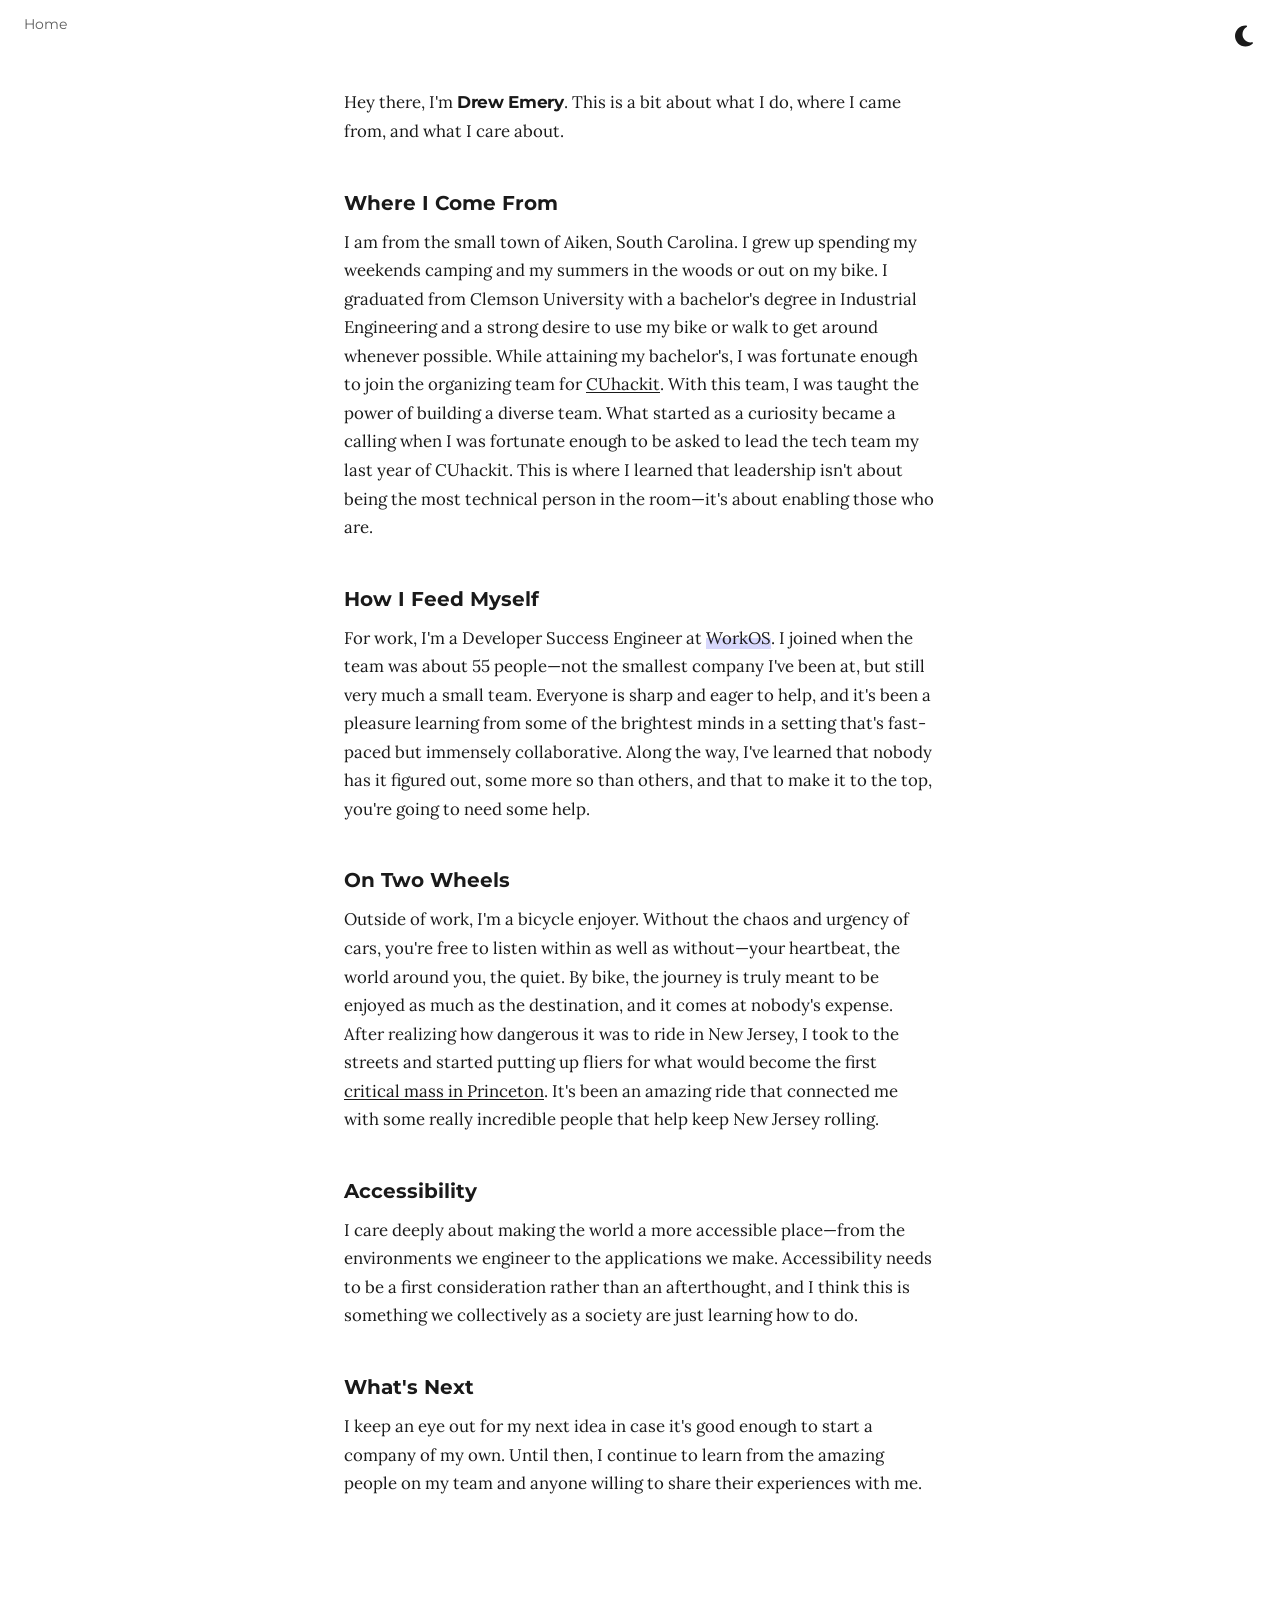
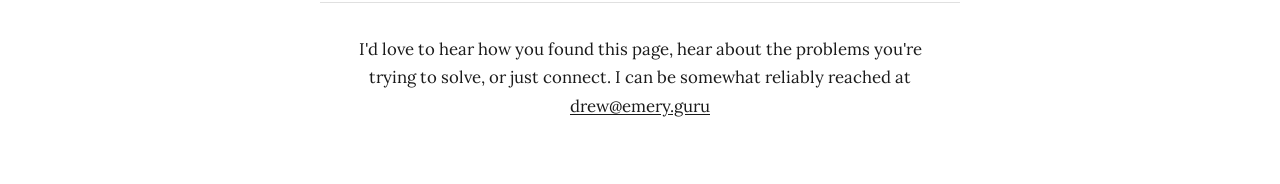
<file: index.html>
<!DOCTYPE html>
<html lang="en">
<head>
  <meta charset="UTF-8">
  <meta name="viewport" content="width=device-width, initial-scale=1.0">
  <title>Drew Emery</title>
  <meta name="description" content="Drew Emery—Developer Success Engineer, cyclist, and accessibility advocate.">
  <link rel="preconnect" href="https://fonts.googleapis.com">
  <link rel="preconnect" href="https://fonts.gstatic.com" crossorigin>
  <link rel="stylesheet" href="https://fonts.googleapis.com/css2?family=Montserrat:wght@700&family=Lora:ital,wght@0,400;0,500;1,400&display=swap">
  <link rel="stylesheet" href="styles.css">
  <script>
    (function() {
      var saved = localStorage.getItem('theme');
      if (saved === 'dark' || (!saved && window.matchMedia('(prefers-color-scheme: dark)').matches)) {
        document.documentElement.classList.add('dark');
      }
    })();
  </script>
</head>
<body>
  <a href="#main" class="skip-link">Skip to content</a>

  <nav class="site-nav">
    <a href="index.html">Home</a>
  </nav>

  <button class="theme-toggle" id="theme-toggle" aria-label="Switch to dark mode">
    <svg class="icon-moon" aria-hidden="true" xmlns="http://www.w3.org/2000/svg" viewBox="0 0 384 512" width="1em" height="1em" fill="currentColor"><path d="M223.5 32C100 32 0 132.3 0 256S100 480 223.5 480c60.6 0 115.5-24.2 155.8-63.4c5-4.9 6.3-12.5 3.1-18.7s-10.1-9.7-17-8.5c-9.8 1.7-19.8 2.6-30.1 2.6c-96.9 0-175.5-78.8-175.5-176c0-65.8 36-123.1 89.3-153.3c6.1-3.5 9.2-10.5 7.7-17.3s-7.3-11.9-14.3-12.5c-6.3-.5-12.6-.8-19-.8z"/></svg>
    <svg class="icon-sun" aria-hidden="true" xmlns="http://www.w3.org/2000/svg" viewBox="0 0 512 512" width="1em" height="1em" fill="currentColor"><path d="M361.5 1.2c5 2.1 8.6 6.6 9.6 11.9L391 121l107.9 19.8c5.3 1 9.8 4.6 11.9 9.6s1.5 10.7-1.6 15.2L446.9 256l62.3 90.3c3.1 4.5 3.7 10.2 1.6 15.2s-6.6 8.6-11.9 9.6L391 390.9l-19.9 107.9c-1 5.3-4.6 9.8-9.6 11.9s-10.7 1.5-15.2-1.6L256 446.9l-90.3 62.3c-4.5 3.1-10.2 3.7-15.2 1.6s-8.6-6.6-9.6-11.9L121 391 13.1 371.1c-5.3-1-9.8-4.6-11.9-9.6s-1.5-10.7 1.6-15.2L65.1 256 2.8 165.7c-3.1-4.5-3.7-10.2-1.6-15.2s6.6-8.6 11.9-9.6L121 121 140.9 13.1c1-5.3 4.6-9.8 9.6-11.9s10.7-1.5 15.2 1.6L256 65.1 346.3 2.8c4.5-3.1 10.2-3.7 15.2-1.6zM160 256a96 96 0 1 1 192 0 96 96 0 1 1 -192 0zm224 0a128 128 0 1 0 -256 0 128 128 0 1 0 256 0z"/></svg>
  </button>

  <section class="hero-scroll" id="hero-scroll">
    <div class="hero-sticky">
      <h1 class="hero-title" id="hero-title">Drew Emery</h1>
    </div>
  </section>

  <main id="main">
    <section class="intro">
      <p class="intro-lead" id="intro-lead">
        <span class="intro-prefix" id="intro-prefix">Hey there, I'm </span><span class="name-slot" id="name-slot" aria-hidden="true">Drew Emery</span><span class="intro-suffix" id="intro-suffix">. This is a bit about what I do, where I came from, and what I care about.</span>
      </p>
    </section>

    <section>
      <h2>Where I Come From</h2>
      <p>I am from the small town of Aiken, South Carolina. I grew up spending my weekends camping and my summers in the woods or out on my bike. I graduated from Clemson University with a bachelor's degree in Industrial Engineering and a strong desire to use my bike or walk to get around whenever possible. While attaining my bachelor's, I was fortunate enough to join the organizing team for <a href="https://cuhack.it">CUhackit</a>. With this team, I was taught the power of building a diverse team. What started as a curiosity became a calling when I was fortunate enough to be asked to lead the tech team my last year of CUhackit. This is where I learned that leadership isn't about being the most technical person in the room&mdash;it's about enabling those who are.</p>
    </section>

    <section>
      <h2>How I Feed Myself</h2>
      <p>For work, I'm a Developer Success Engineer at <a href="https://workos.com" class="highlight-workos">WorkOS</a>. I joined when the team was about 55 people&mdash;not the smallest company I've been at, but still very much a small team. Everyone is sharp and eager to help, and it's been a pleasure learning from some of the brightest minds in a setting that's fast-paced but immensely collaborative. Along the way, I've learned that nobody has it figured out, some more so than others, and that to make it to the top, you're going to need some help.</p>
    </section>

    <section>
      <h2>On Two Wheels</h2>
      <p>Outside of work, I'm a bicycle enjoyer. Without the chaos and urgency of cars, you're free to listen within as well as without&mdash;your heartbeat, the world around you, the quiet. By bike, the journey is truly meant to be enjoyed as much as the destination, and it comes at nobody's expense. After realizing how dangerous it was to ride in New Jersey, I took to the streets and started putting up fliers for what would become the first <a href="https://cmp.bike">critical mass in Princeton</a>. It's been an amazing ride that connected me with some really incredible people that help keep New Jersey rolling.</p>
    </section>

    <section>
      <h2>Accessibility</h2>
      <p>I care deeply about making the world a more accessible place&mdash;from the environments we engineer to the applications we make. Accessibility needs to be a first consideration rather than an afterthought, and I think this is something we collectively as a society are just learning how to do.</p>
    </section>

    <section>
      <h2>What's Next</h2>
      <p>I keep an eye out for my next idea in case it's good enough to start a company of my own. Until then, I continue to learn from the amazing people on my team and anyone willing to share their experiences with me.</p>
    </section>
  </main>

  <footer>
    <p>I'd love to hear how you found this page, hear about the problems you're trying to solve, or just connect. I can be somewhat reliably reached at <a id="contact" href="#">Loading...</a></p>
  </footer>

  <script>
    const toggle = document.getElementById('theme-toggle');

    function updateToggle() {
      const isDark = document.documentElement.classList.contains('dark');
      toggle.setAttribute('aria-label', isDark ? 'Switch to light mode' : 'Switch to dark mode');
    }

    updateToggle();

    toggle.addEventListener('click', () => {
      document.documentElement.classList.toggle('dark');
      const isDark = document.documentElement.classList.contains('dark');
      localStorage.setItem('theme', isDark ? 'dark' : 'light');
      updateToggle();
    });

    (function() {
      var c = document.getElementById('contact');
      var u = 'drew';
      var d = 'emery.guru';
      c.href = 'mail' + 'to:' + u + '@' + d;
      c.textContent = u + '@' + d;
    })();

    (function() {
      var heroScroll = document.getElementById('hero-scroll');
      var heroTitle = document.getElementById('hero-title');
      var nameSlot = document.getElementById('name-slot');
      var introPrefix = document.getElementById('intro-prefix');
      var introSuffix = document.getElementById('intro-suffix');
      var reducedMotion = window.matchMedia('(prefers-reduced-motion: reduce)').matches;

      if (!heroScroll || !heroTitle || !nameSlot) return;

      var settled = false;
      var startCache = null;
      var endCache = null;
      var cachedScrollEnd = null;
      var ticking = false;

      function lerp(a, b, t) {
        return a + (b - a) * t;
      }

      function viewportHeight() {
        return window.visualViewport ? window.visualViewport.height : window.innerHeight;
      }

      function pageScrollY() {
        return window.scrollY;
      }

      function pageScrollX() {
        return window.scrollX;
      }

      function clearHeroStyles() {
        heroTitle.style.position = '';
        heroTitle.style.left = '';
        heroTitle.style.top = '';
        heroTitle.style.fontSize = '';
        heroTitle.style.lineHeight = '';
        heroTitle.style.zIndex = '';
        heroTitle.style.margin = '';
        heroTitle.style.whiteSpace = '';
        heroTitle.style.transform = '';
        heroTitle.style.transformOrigin = '';
        delete heroTitle.dataset.fixed;
      }

      function cacheStart() {
        clearHeroStyles();
        var rect = heroTitle.getBoundingClientRect();
        var endFontSize = parseFloat(getComputedStyle(nameSlot).fontSize);
        var startFontSize = parseFloat(getComputedStyle(heroTitle).fontSize);
        startCache = {
          left: rect.left,
          top: rect.top,
          bottom: rect.bottom,
          fontSize: startFontSize,
          scale: startFontSize / endFontSize,
          endFontSize: endFontSize
        };
      }

      function pinHeroAtStart() {
        if (!startCache) cacheStart();
        if (heroTitle.dataset.fixed) return;

        heroTitle.dataset.fixed = '1';
        heroTitle.style.position = 'fixed';
        heroTitle.style.zIndex = '5';
        heroTitle.style.margin = '0';
        heroTitle.style.whiteSpace = 'nowrap';
        heroTitle.style.lineHeight = getComputedStyle(nameSlot).lineHeight;
        heroTitle.style.fontSize = startCache.endFontSize + 'px';
        heroTitle.style.left = startCache.left + 'px';
        heroTitle.style.transform = 'scale(' + startCache.scale + ')';
        heroTitle.style.transformOrigin = 'left bottom';
        heroTitle.style.top = (startCache.bottom - heroTitle.offsetHeight) + 'px';
      }

      function cacheStartDoc() {
        if (!startCache) return;
        var pinnedTop = parseFloat(heroTitle.style.top);
        startCache.docLeft = startCache.left + pageScrollX();
        startCache.docTop = pinnedTop + pageScrollY();
      }

      function cacheEnd() {
        var html = document.documentElement;
        var savedY = window.scrollY;
        html.style.overflow = 'hidden';
        window.scrollTo(0, scrollEnd());
        document.documentElement.style.setProperty('--hero-progress', '1');
        introPrefix.style.opacity = '1';
        introSuffix.style.opacity = '1';

        heroTitle.style.fontSize = startCache.endFontSize + 'px';
        heroTitle.style.lineHeight = getComputedStyle(nameSlot).lineHeight;
        var lineBottom = introPrefix.getBoundingClientRect().bottom;
        var pinnedTop = lineBottom - heroTitle.offsetHeight;

        endCache = {
          docLeft: nameSlot.getBoundingClientRect().left + pageScrollX(),
          docTop: pinnedTop + pageScrollY()
        };

        window.scrollTo(0, savedY);
        document.documentElement.style.setProperty('--hero-progress', '0');
        introPrefix.style.opacity = '';
        introSuffix.style.opacity = '';
        html.style.overflow = '';
      }

      function scrollEnd() {
        if (cachedScrollEnd === null) {
          cachedScrollEnd = Math.max(heroScroll.offsetHeight - viewportHeight(), 1);
        }
        return cachedScrollEnd;
      }

      function progress() {
        return Math.min(Math.max(pageScrollY() / scrollEnd(), 0), 1);
      }

      function recacheMetrics() {
        if (settled) return;
        cachedScrollEnd = null;
        startCache = null;
        endCache = null;
        clearHeroStyles();
        cacheStart();
        pinHeroAtStart();
        cacheStartDoc();
        cacheEnd();
      }

      function clampScrollToEnd() {
        var end = scrollEnd();
        if (pageScrollY() > end) {
          window.scrollTo(0, end);
        }
      }

      function pinIntroLine(anchorTop) {
        function fix() {
          var drift = introPrefix.getBoundingClientRect().top - anchorTop;
          if (Math.abs(drift) > 0.5) {
            window.scrollTo(0, window.scrollY + drift);
          }
        }

        fix();
        requestAnimationFrame(function() {
          fix();
          requestAnimationFrame(fix);
        });
      }

      function compensateScroll(scrollBefore, anchorTop, mainMarginTop) {
        window.scrollTo(0, Math.max(0, scrollBefore + mainMarginTop));
        pinIntroLine(anchorTop);
      }

      function settle() {
        if (settled) return;
        settled = true;
        clampScrollToEnd();

        var scrollBefore = window.scrollY;
        var anchorTop = introPrefix.getBoundingClientRect().top;
        var mainMarginTop = parseFloat(getComputedStyle(heroScroll.nextElementSibling).marginTop) || 0;
        var html = document.documentElement;
        var prevOverflow = html.style.overflow;

        document.documentElement.style.setProperty('--hero-progress', '1');
        introPrefix.style.opacity = '';
        introSuffix.style.opacity = '';
        introPrefix.removeAttribute('aria-hidden');
        introSuffix.removeAttribute('aria-hidden');

        if (heroTitle.dataset.fixed) {
          var slotRect = nameSlot.getBoundingClientRect();
          heroTitle.style.left = slotRect.left + 'px';
          heroTitle.style.top = slotRect.top + 'px';
          heroTitle.style.transform = 'scale(1)';
        }

        heroTitle.classList.add('hero-title--settled');
        nameSlot.replaceWith(heroTitle);

        html.style.overflow = 'hidden';
        heroScroll.classList.add('hero-scroll--settled');
        heroScroll.setAttribute('aria-hidden', 'true');
        document.body.classList.add('hero-settled');
        compensateScroll(scrollBefore, anchorTop, mainMarginTop);
        clearHeroStyles();
        pinIntroLine(anchorTop);
        html.style.overflow = prevOverflow;
      }

      function update() {
        ticking = false;
        if (settled) return;

        var t = progress();

        document.documentElement.style.setProperty('--hero-progress', String(t));
        introPrefix.style.opacity = t;
        introSuffix.style.opacity = t >= 0.75 ? Math.min(1, (t - 0.75) / 0.25) : 0;

        if (t >= 1) {
          settle();
          return;
        }

        if (!startCache || !endCache) return;
        pinHeroAtStart();

        var docLeft = lerp(startCache.docLeft, endCache.docLeft, t);
        var docTop = lerp(startCache.docTop, endCache.docTop, t);
        var scale = lerp(startCache.scale, 1, t);

        heroTitle.style.fontSize = startCache.endFontSize + 'px';
        heroTitle.style.lineHeight = getComputedStyle(nameSlot).lineHeight;
        heroTitle.style.left = (docLeft - pageScrollX()) + 'px';
        heroTitle.style.top = (docTop - pageScrollY()) + 'px';
        heroTitle.style.transform = 'scale(' + scale + ')';
        heroTitle.style.transformOrigin = 'left bottom';
      }

      function requestUpdate() {
        if (!ticking) {
          ticking = true;
          requestAnimationFrame(update);
        }
      }

      if (reducedMotion) {
        settle();
        return;
      }

      cacheStart();
      pinHeroAtStart();
      cacheStartDoc();
      cacheEnd();
      introPrefix.setAttribute('aria-hidden', 'true');
      introSuffix.setAttribute('aria-hidden', 'true');
      update();

      window.addEventListener('scroll', requestUpdate, { passive: true });
      window.addEventListener('resize', function() {
        if (settled) return;
        recacheMetrics();
        requestUpdate();
      });

      if (window.visualViewport) {
        window.visualViewport.addEventListener('resize', function() {
          if (settled) return;
          if (window.scrollY < 10) {
            recacheMetrics();
            requestUpdate();
          }
        });
        window.visualViewport.addEventListener('scroll', requestUpdate);
      }
    })();
  </script>
</body>
</html>
</file>
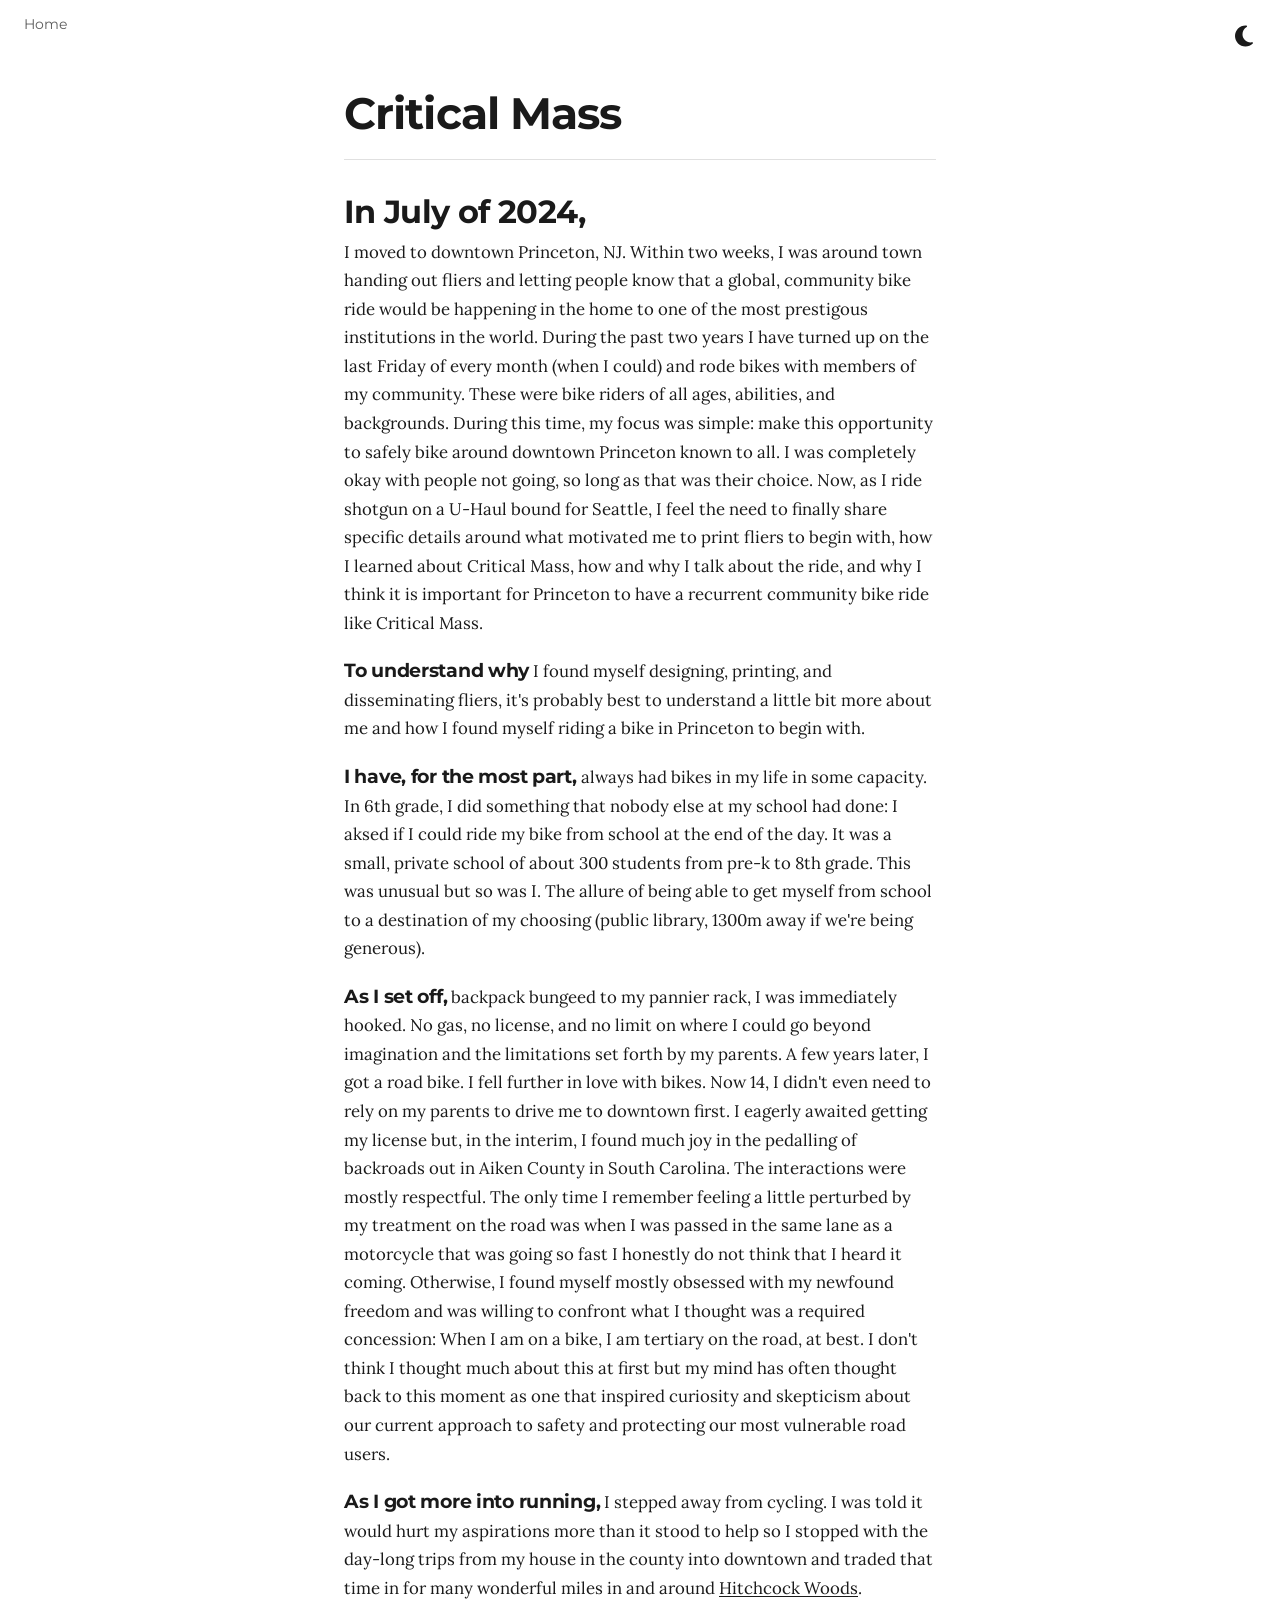
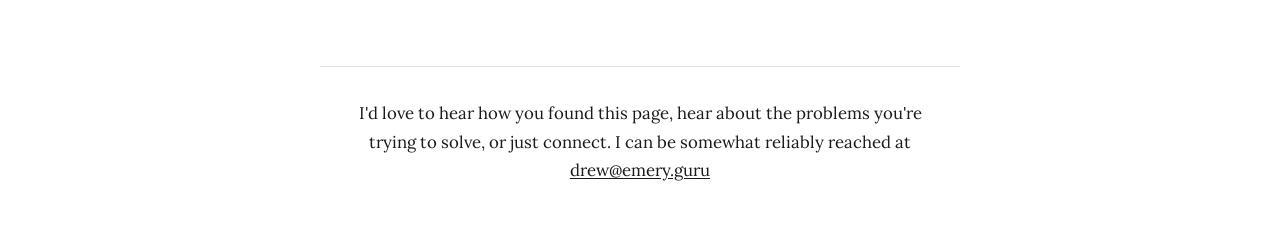
<file: criticalmass/index.html>
<!DOCTYPE html>
<html lang="en">
<head>
  <meta charset="UTF-8">
  <meta name="viewport" content="width=device-width, initial-scale=1.0">
  <title>Critical Mass—Drew Emery</title>
  <meta name="description" content="How Drew Emery brought Critical Mass to Princeton, NJ—and why a recurrent community bike ride matters.">
  <link rel="preconnect" href="https://fonts.googleapis.com">
  <link rel="preconnect" href="https://fonts.gstatic.com" crossorigin>
  <link rel="stylesheet" href="https://fonts.googleapis.com/css2?family=Montserrat:wght@700&family=Lora:ital,wght@0,400;0,500;1,400&display=swap">
  <link rel="stylesheet" href="../styles.css">
  <script>
    (function() {
      var saved = localStorage.getItem('theme');
      if (saved === 'dark' || (!saved && window.matchMedia('(prefers-color-scheme: dark)').matches)) {
        document.documentElement.classList.add('dark');
      }
    })();
  </script>
</head>
<body>
  <a href="#main" class="skip-link">Skip to content</a>

  <nav class="site-nav">
    <a href="../index.html">Home</a>
  </nav>

  <button class="theme-toggle" id="theme-toggle" aria-label="Switch to dark mode">
    <svg class="icon-moon" aria-hidden="true" xmlns="http://www.w3.org/2000/svg" viewBox="0 0 384 512" width="1em" height="1em" fill="currentColor"><path d="M223.5 32C100 32 0 132.3 0 256S100 480 223.5 480c60.6 0 115.5-24.2 155.8-63.4c5-4.9 6.3-12.5 3.1-18.7s-10.1-9.7-17-8.5c-9.8 1.7-19.8 2.6-30.1 2.6c-96.9 0-175.5-78.8-175.5-176c0-65.8 36-123.1 89.3-153.3c6.1-3.5 9.2-10.5 7.7-17.3s-7.3-11.9-14.3-12.5c-6.3-.5-12.6-.8-19-.8z"/></svg>
    <svg class="icon-sun" aria-hidden="true" xmlns="http://www.w3.org/2000/svg" viewBox="0 0 512 512" width="1em" height="1em" fill="currentColor"><path d="M361.5 1.2c5 2.1 8.6 6.6 9.6 11.9L391 121l107.9 19.8c5.3 1 9.8 4.6 11.9 9.6s1.5 10.7-1.6 15.2L446.9 256l62.3 90.3c3.1 4.5 3.7 10.2 1.6 15.2s-6.6 8.6-11.9 9.6L391 390.9l-19.9 107.9c-1 5.3-4.6 9.8-9.6 11.9s-10.7 1.5-15.2-1.6L256 446.9l-90.3 62.3c-4.5 3.1-10.2 3.7-15.2 1.6s-8.6-6.6-9.6-11.9L121 391 13.1 371.1c-5.3-1-9.8-4.6-11.9-9.6s-1.5-10.7 1.6-15.2L65.1 256 2.8 165.7c-3.1-4.5-3.7-10.2-1.6-15.2s6.6-8.6 11.9-9.6L121 121 140.9 13.1c1-5.3 4.6-9.8 9.6-11.9s10.7-1.5 15.2 1.6L256 65.1 346.3 2.8c4.5-3.1 10.2-3.7 15.2-1.6zM160 256a96 96 0 1 1 192 0 96 96 0 1 1 -192 0zm224 0a128 128 0 1 0 -256 0 128 128 0 1 0 256 0z"/></svg>
  </button>

  <main id="main" class="article-page">
    <header class="article-header">
      <h1>Critical Mass</h1>
    </header>

    <article class="article-body">
      <p><span class="article-kicker article-kicker--opening">In July of 2024,</span> I moved to downtown Princeton, NJ. Within two weeks, I was around town handing out fliers and letting people know that a global, community bike ride would be happening in the home to one of the most prestigous institutions in the world. During the past two years I have turned up on the last Friday of every month (when I could) and rode bikes with members of my community. These were bike riders of all ages, abilities, and backgrounds. During this time, my focus was simple: make this opportunity to safely bike around downtown Princeton known to all. I was completely okay with people not going, so long as that was their choice. Now, as I ride shotgun on a U-Haul bound for Seattle, I feel the need to finally share specific details around what motivated me to print fliers to begin with, how I learned about Critical Mass, how and why I talk about the ride, and why I think it is important for Princeton to have a recurrent community bike ride like Critical Mass.</p>

      <p><span class="article-kicker">To understand why</span> I found myself designing, printing, and disseminating fliers, it's probably best to understand a little bit more about me and how I found myself riding a bike in Princeton to begin with.</p>

      <p><span class="article-kicker">I have, for the most part,</span> always had bikes in my life in some capacity. In 6th grade, I did something that nobody else at my school had done: I aksed if I could ride my bike from school at the end of the day. It was a small, private school of about 300 students from pre-k to 8th grade. This was unusual but so was I. The allure of being able to get myself from school to a destination of my choosing (public library, 1300m away if we're being generous).</p>

      <p><span class="article-kicker">As I set off,</span> backpack bungeed to my pannier rack, I was immediately hooked. No gas, no license, and no limit on where I could go beyond imagination and the limitations set forth by my parents. A few years later, I got a road bike. I fell further in love with bikes. Now 14, I didn't even need to rely on my parents to drive me to downtown first. I eagerly awaited getting my license but, in the interim, I found much joy in the pedalling of backroads out in Aiken County in South Carolina. The interactions were mostly respectful. The only time I remember feeling a little perturbed by my treatment on the road was when I was passed in the same lane as a motorcycle that was going so fast I honestly do not think that I heard it coming. Otherwise, I found myself mostly obsessed with my newfound freedom and was willing to confront what I thought was a required concession: When I am on a bike, I am tertiary on the road, at best. I don't think I thought much about this at first but my mind has often thought back to this moment as one that inspired curiosity and skepticism about our current approach to safety and protecting our most vulnerable road users.</p>

      <p><span class="article-kicker">As I got more into running,</span> I stepped away from cycling. I was told it would hurt my aspirations more than it stood to help so I stopped with the day-long trips from my house in the county into downtown and traded that time in for many wonderful miles in and around <a href="https://www.hitchcockwoods.org/">Hitchcock Woods</a>.</p>
    </article>
  </main>

  <footer>
    <p>I'd love to hear how you found this page, hear about the problems you're trying to solve, or just connect. I can be somewhat reliably reached at <a id="contact" href="#">Loading...</a></p>
  </footer>

  <script>
    const toggle = document.getElementById('theme-toggle');

    function updateToggle() {
      const isDark = document.documentElement.classList.contains('dark');
      toggle.setAttribute('aria-label', isDark ? 'Switch to light mode' : 'Switch to dark mode');
    }

    updateToggle();

    toggle.addEventListener('click', () => {
      document.documentElement.classList.toggle('dark');
      const isDark = document.documentElement.classList.contains('dark');
      localStorage.setItem('theme', isDark ? 'dark' : 'light');
      updateToggle();
    });

    (function() {
      var c = document.getElementById('contact');
      var u = 'drew';
      var d = 'emery.guru';
      c.href = 'mail' + 'to:' + u + '@' + d;
      c.textContent = u + '@' + d;
    })();
  </script>
</body>
</html>
</file>
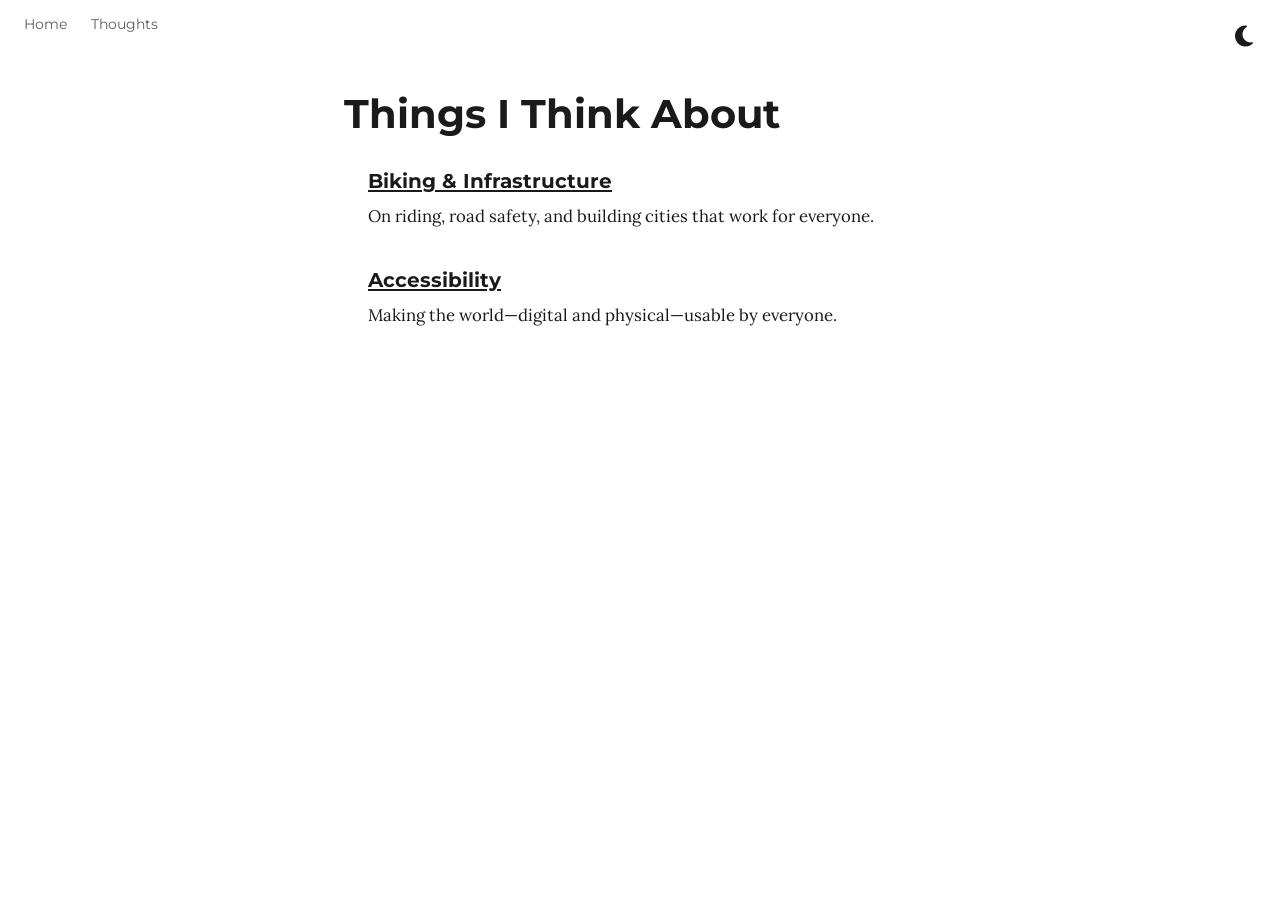
<file: thoughts/index.html>
<!DOCTYPE html>
<html lang="en">
<head>
  <meta charset="UTF-8">
  <meta name="viewport" content="width=device-width, initial-scale=1.0">
  <title>Thoughts—Drew Emery</title>
  <meta name="description" content="Things Drew Emery thinks about—biking, infrastructure, accessibility, and more.">
  <link rel="preconnect" href="https://fonts.googleapis.com">
  <link rel="preconnect" href="https://fonts.gstatic.com" crossorigin>
  <link rel="stylesheet" href="https://fonts.googleapis.com/css2?family=Montserrat:wght@700&family=Lora:ital,wght@0,400;0,500;1,400&display=swap">
  <link rel="stylesheet" href="../styles.css">
  <script>
    (function() {
      var saved = localStorage.getItem('theme');
      if (saved === 'dark' || (!saved && window.matchMedia('(prefers-color-scheme: dark)').matches)) {
        document.documentElement.classList.add('dark');
      }
    })();
  </script>
</head>
<body>
  <a href="#main" class="skip-link">Skip to content</a>

  <nav class="site-nav">
    <a href="../index.html">Home</a>
    <a href="index.html">Thoughts</a>
  </nav>

  <button class="theme-toggle" id="theme-toggle" aria-label="Switch to dark mode">
    <svg class="icon-moon" aria-hidden="true" xmlns="http://www.w3.org/2000/svg" viewBox="0 0 384 512" width="1em" height="1em" fill="currentColor"><path d="M223.5 32C100 32 0 132.3 0 256S100 480 223.5 480c60.6 0 115.5-24.2 155.8-63.4c5-4.9 6.3-12.5 3.1-18.7s-10.1-9.7-17-8.5c-9.8 1.7-19.8 2.6-30.1 2.6c-96.9 0-175.5-78.8-175.5-176c0-65.8 36-123.1 89.3-153.3c6.1-3.5 9.2-10.5 7.7-17.3s-7.3-11.9-14.3-12.5c-6.3-.5-12.6-.8-19-.8z"/></svg>
    <svg class="icon-sun" aria-hidden="true" xmlns="http://www.w3.org/2000/svg" viewBox="0 0 512 512" width="1em" height="1em" fill="currentColor"><path d="M361.5 1.2c5 2.1 8.6 6.6 9.6 11.9L391 121l107.9 19.8c5.3 1 9.8 4.6 11.9 9.6s1.5 10.7-1.6 15.2L446.9 256l62.3 90.3c3.1 4.5 3.7 10.2 1.6 15.2s-6.6 8.6-11.9 9.6L391 390.9l-19.9 107.9c-1 5.3-4.6 9.8-9.6 11.9s-10.7 1.5-15.2-1.6L256 446.9l-90.3 62.3c-4.5 3.1-10.2 3.7-15.2 1.6s-8.6-6.6-9.6-11.9L121 391 13.1 371.1c-5.3-1-9.8-4.6-11.9-9.6s-1.5-10.7 1.6-15.2L65.1 256 2.8 165.7c-3.1-4.5-3.7-10.2-1.6-15.2s6.6-8.6 11.9-9.6L121 121 140.9 13.1c1-5.3 4.6-9.8 9.6-11.9s10.7-1.5 15.2 1.6L256 65.1 346.3 2.8c4.5-3.1 10.2-3.7 15.2-1.6zM160 256a96 96 0 1 1 192 0 96 96 0 1 1 -192 0zm224 0a128 128 0 1 0 -256 0 128 128 0 1 0 256 0z"/></svg>
  </button>

  <main id="main" class="thought-page">
    <h1>Things I Think About</h1>

    <ul class="thoughts-list">
      <li>
        <h2><a href="biking.html">Biking &amp; Infrastructure</a></h2>
        <p>On riding, road safety, and building cities that work for everyone.</p>
      </li>
      <li>
        <h2><a href="accessibility.html">Accessibility</a></h2>
        <p>Making the world&mdash;digital and physical&mdash;usable by everyone.</p>
      </li>
    </ul>
  </main>

  <script>
    const toggle = document.getElementById('theme-toggle');

    function updateToggle() {
      const isDark = document.documentElement.classList.contains('dark');
      toggle.setAttribute('aria-label', isDark ? 'Switch to light mode' : 'Switch to dark mode');
    }

    updateToggle();

    toggle.addEventListener('click', () => {
      document.documentElement.classList.toggle('dark');
      const isDark = document.documentElement.classList.contains('dark');
      localStorage.setItem('theme', isDark ? 'dark' : 'light');
      updateToggle();
    });
  </script>
</body>
</html>
</file>
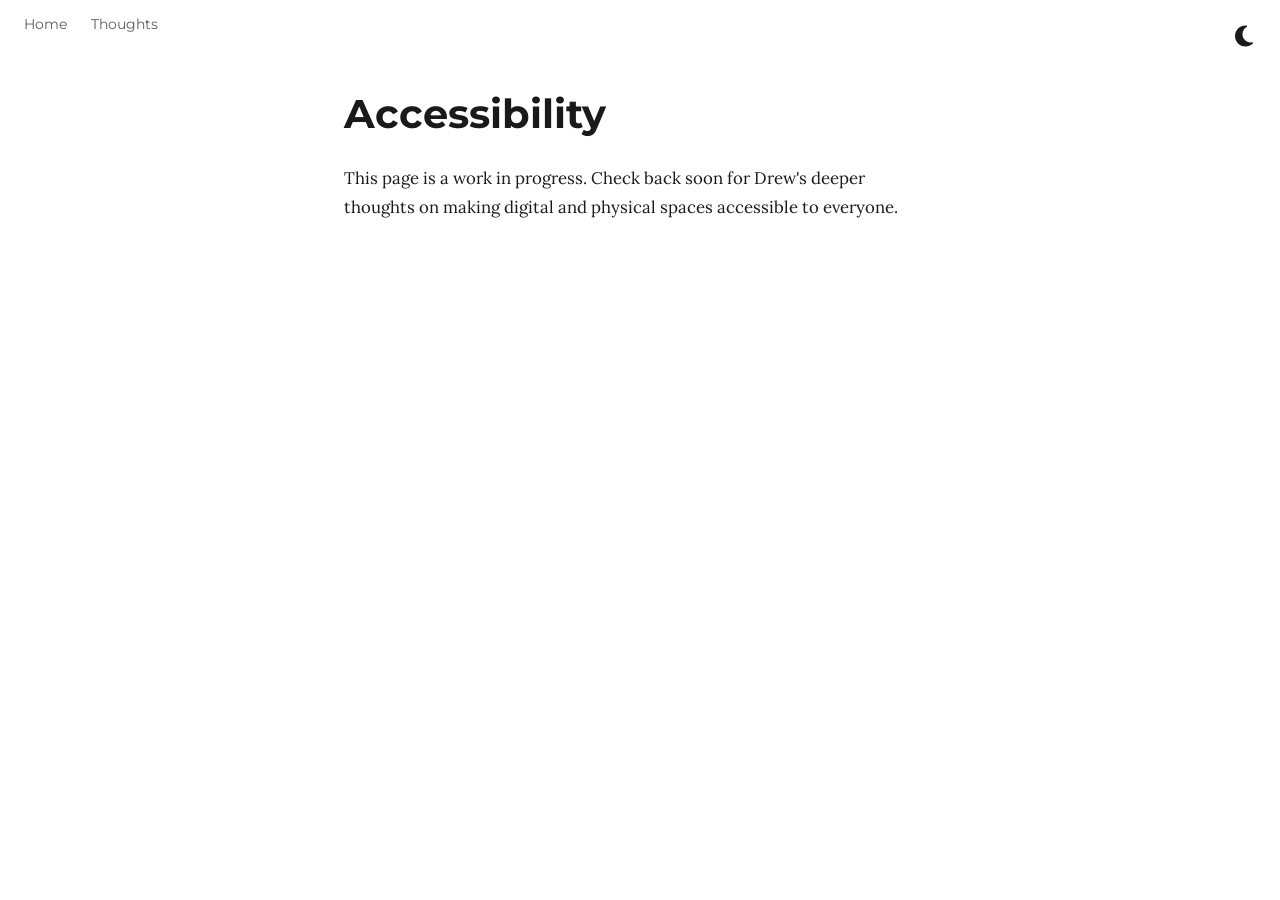
<file: thoughts/accessibility.html>
<!DOCTYPE html>
<html lang="en">
<head>
  <meta charset="UTF-8">
  <meta name="viewport" content="width=device-width, initial-scale=1.0">
  <title>Accessibility—Drew Emery</title>
  <meta name="description" content="Drew Emery's thoughts on accessibility in digital and physical spaces.">
  <link rel="preconnect" href="https://fonts.googleapis.com">
  <link rel="preconnect" href="https://fonts.gstatic.com" crossorigin>
  <link rel="stylesheet" href="https://fonts.googleapis.com/css2?family=Montserrat:wght@700&family=Lora:ital,wght@0,400;0,500;1,400&display=swap">
  <link rel="stylesheet" href="../styles.css">
  <script>
    (function() {
      var saved = localStorage.getItem('theme');
      if (saved === 'dark' || (!saved && window.matchMedia('(prefers-color-scheme: dark)').matches)) {
        document.documentElement.classList.add('dark');
      }
    })();
  </script>
</head>
<body>
  <a href="#main" class="skip-link">Skip to content</a>

  <nav class="site-nav">
    <a href="../index.html">Home</a>
    <a href="index.html">Thoughts</a>
  </nav>

  <button class="theme-toggle" id="theme-toggle" aria-label="Switch to dark mode">
    <svg class="icon-moon" aria-hidden="true" xmlns="http://www.w3.org/2000/svg" viewBox="0 0 384 512" width="1em" height="1em" fill="currentColor"><path d="M223.5 32C100 32 0 132.3 0 256S100 480 223.5 480c60.6 0 115.5-24.2 155.8-63.4c5-4.9 6.3-12.5 3.1-18.7s-10.1-9.7-17-8.5c-9.8 1.7-19.8 2.6-30.1 2.6c-96.9 0-175.5-78.8-175.5-176c0-65.8 36-123.1 89.3-153.3c6.1-3.5 9.2-10.5 7.7-17.3s-7.3-11.9-14.3-12.5c-6.3-.5-12.6-.8-19-.8z"/></svg>
    <svg class="icon-sun" aria-hidden="true" xmlns="http://www.w3.org/2000/svg" viewBox="0 0 512 512" width="1em" height="1em" fill="currentColor"><path d="M361.5 1.2c5 2.1 8.6 6.6 9.6 11.9L391 121l107.9 19.8c5.3 1 9.8 4.6 11.9 9.6s1.5 10.7-1.6 15.2L446.9 256l62.3 90.3c3.1 4.5 3.7 10.2 1.6 15.2s-6.6 8.6-11.9 9.6L391 390.9l-19.9 107.9c-1 5.3-4.6 9.8-9.6 11.9s-10.7 1.5-15.2-1.6L256 446.9l-90.3 62.3c-4.5 3.1-10.2 3.7-15.2 1.6s-8.6-6.6-9.6-11.9L121 391 13.1 371.1c-5.3-1-9.8-4.6-11.9-9.6s-1.5-10.7 1.6-15.2L65.1 256 2.8 165.7c-3.1-4.5-3.7-10.2-1.6-15.2s6.6-8.6 11.9-9.6L121 121 140.9 13.1c1-5.3 4.6-9.8 9.6-11.9s10.7-1.5 15.2 1.6L256 65.1 346.3 2.8c4.5-3.1 10.2-3.7 15.2-1.6zM160 256a96 96 0 1 1 192 0 96 96 0 1 1 -192 0zm224 0a128 128 0 1 0 -256 0 128 128 0 1 0 256 0z"/></svg>
  </button>

  <main id="main" class="thought-page">
    <h1>Accessibility</h1>
    <p>This page is a work in progress. Check back soon for Drew's deeper thoughts on making digital and physical spaces accessible to everyone.</p>
  </main>

  <script>
    const toggle = document.getElementById('theme-toggle');

    function updateToggle() {
      const isDark = document.documentElement.classList.contains('dark');
      toggle.setAttribute('aria-label', isDark ? 'Switch to light mode' : 'Switch to dark mode');
    }

    updateToggle();

    toggle.addEventListener('click', () => {
      document.documentElement.classList.toggle('dark');
      const isDark = document.documentElement.classList.contains('dark');
      localStorage.setItem('theme', isDark ? 'dark' : 'light');
      updateToggle();
    });
  </script>
</body>
</html>
</file>
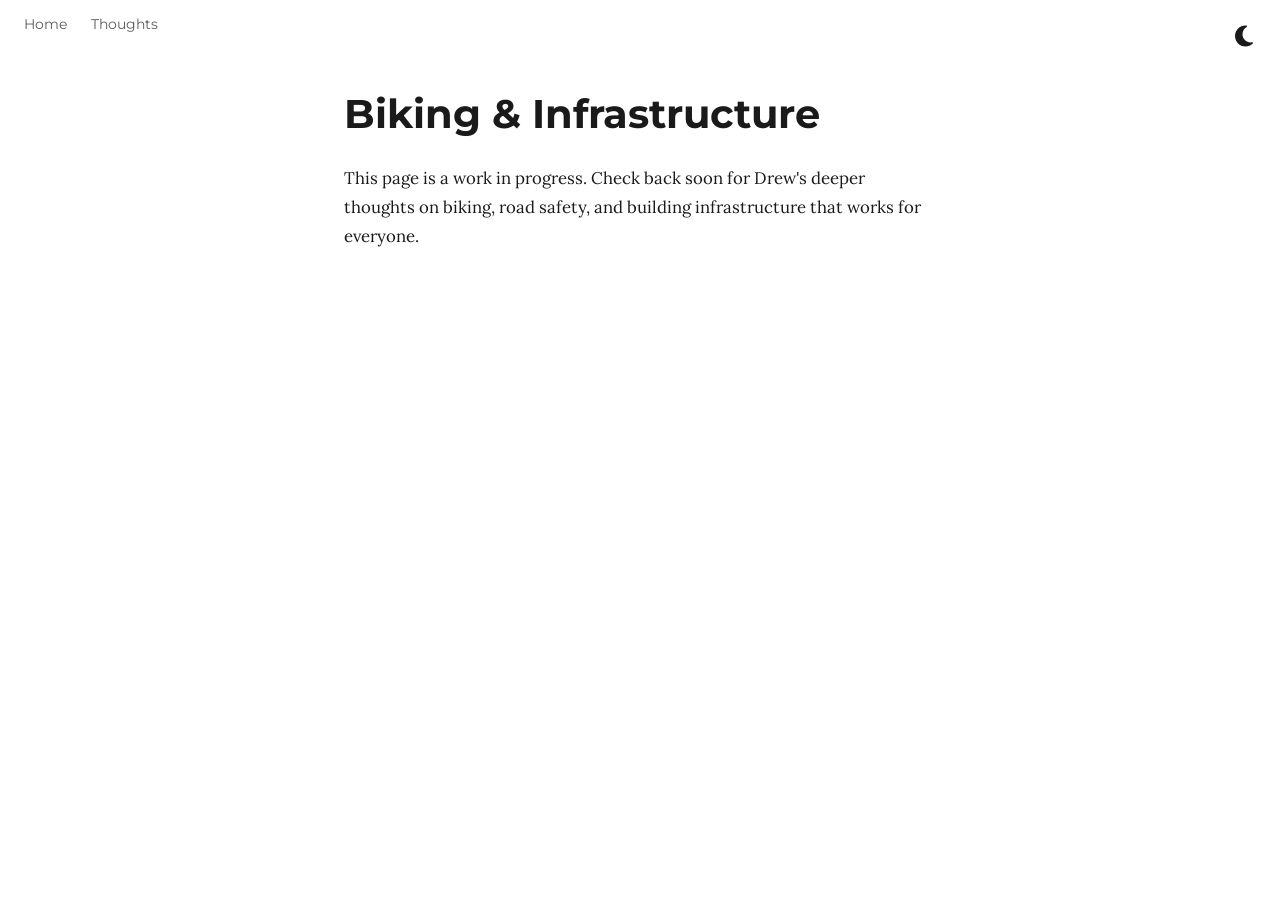
<file: thoughts/biking.html>
<!DOCTYPE html>
<html lang="en">
<head>
  <meta charset="UTF-8">
  <meta name="viewport" content="width=device-width, initial-scale=1.0">
  <title>Biking &amp; Infrastructure—Drew Emery</title>
  <meta name="description" content="Drew Emery's thoughts on biking, road safety, and infrastructure.">
  <link rel="preconnect" href="https://fonts.googleapis.com">
  <link rel="preconnect" href="https://fonts.gstatic.com" crossorigin>
  <link rel="stylesheet" href="https://fonts.googleapis.com/css2?family=Montserrat:wght@700&family=Lora:ital,wght@0,400;0,500;1,400&display=swap">
  <link rel="stylesheet" href="../styles.css">
  <script>
    (function() {
      var saved = localStorage.getItem('theme');
      if (saved === 'dark' || (!saved && window.matchMedia('(prefers-color-scheme: dark)').matches)) {
        document.documentElement.classList.add('dark');
      }
    })();
  </script>
</head>
<body>
  <a href="#main" class="skip-link">Skip to content</a>

  <nav class="site-nav">
    <a href="../index.html">Home</a>
    <a href="index.html">Thoughts</a>
  </nav>

  <button class="theme-toggle" id="theme-toggle" aria-label="Switch to dark mode">
    <svg class="icon-moon" aria-hidden="true" xmlns="http://www.w3.org/2000/svg" viewBox="0 0 384 512" width="1em" height="1em" fill="currentColor"><path d="M223.5 32C100 32 0 132.3 0 256S100 480 223.5 480c60.6 0 115.5-24.2 155.8-63.4c5-4.9 6.3-12.5 3.1-18.7s-10.1-9.7-17-8.5c-9.8 1.7-19.8 2.6-30.1 2.6c-96.9 0-175.5-78.8-175.5-176c0-65.8 36-123.1 89.3-153.3c6.1-3.5 9.2-10.5 7.7-17.3s-7.3-11.9-14.3-12.5c-6.3-.5-12.6-.8-19-.8z"/></svg>
    <svg class="icon-sun" aria-hidden="true" xmlns="http://www.w3.org/2000/svg" viewBox="0 0 512 512" width="1em" height="1em" fill="currentColor"><path d="M361.5 1.2c5 2.1 8.6 6.6 9.6 11.9L391 121l107.9 19.8c5.3 1 9.8 4.6 11.9 9.6s1.5 10.7-1.6 15.2L446.9 256l62.3 90.3c3.1 4.5 3.7 10.2 1.6 15.2s-6.6 8.6-11.9 9.6L391 390.9l-19.9 107.9c-1 5.3-4.6 9.8-9.6 11.9s-10.7 1.5-15.2-1.6L256 446.9l-90.3 62.3c-4.5 3.1-10.2 3.7-15.2 1.6s-8.6-6.6-9.6-11.9L121 391 13.1 371.1c-5.3-1-9.8-4.6-11.9-9.6s-1.5-10.7 1.6-15.2L65.1 256 2.8 165.7c-3.1-4.5-3.7-10.2-1.6-15.2s6.6-8.6 11.9-9.6L121 121 140.9 13.1c1-5.3 4.6-9.8 9.6-11.9s10.7-1.5 15.2 1.6L256 65.1 346.3 2.8c4.5-3.1 10.2-3.7 15.2-1.6zM160 256a96 96 0 1 1 192 0 96 96 0 1 1 -192 0zm224 0a128 128 0 1 0 -256 0 128 128 0 1 0 256 0z"/></svg>
  </button>

  <main id="main" class="thought-page">
    <h1>Biking &amp; Infrastructure</h1>
    <p>This page is a work in progress. Check back soon for Drew's deeper thoughts on biking, road safety, and building infrastructure that works for everyone.</p>
  </main>

  <script>
    const toggle = document.getElementById('theme-toggle');

    function updateToggle() {
      const isDark = document.documentElement.classList.contains('dark');
      toggle.setAttribute('aria-label', isDark ? 'Switch to light mode' : 'Switch to dark mode');
    }

    updateToggle();

    toggle.addEventListener('click', () => {
      document.documentElement.classList.toggle('dark');
      const isDark = document.documentElement.classList.contains('dark');
      localStorage.setItem('theme', isDark ? 'dark' : 'light');
      updateToggle();
    });
  </script>
</body>
</html>
</file>
<file: styles.css>
* {
  margin: 0;
  padding: 0;
  box-sizing: border-box;
}

body {
  font-family: "Lora", Georgia, serif;
  line-height: 1.7;
  color: #1a1a1a;
  background: #fff;
  transition: background 0.3s, color 0.3s;
  overflow-anchor: none;
}

body:not(.hero-settled) {
  overflow-x: clip;
}

html.dark body {
  color: #e0e0e0;
  background: #121212;
}

@media (prefers-reduced-motion: reduce) {
  body {
    transition: none;
  }
}

.skip-link {
  position: absolute;
  top: -100%;
  left: 1rem;
  padding: 0.5rem 1rem;
  background: #1a1a1a;
  color: #fff;
  border-radius: 0 0 4px 4px;
  z-index: 100;
  text-decoration: none;
}

.skip-link:focus {
  top: 0;
}

html.dark .skip-link {
  background: #e0e0e0;
  color: #121212;
}

.theme-toggle {
  position: fixed;
  top: 1.25rem;
  right: 1.25rem;
  background: none;
  border: none;
  font-size: 1.5rem;
  cursor: pointer;
  color: inherit;
  z-index: 10;
  padding: 0.25rem;
  border-radius: 4px;
}

.icon-sun { display: none; }
html.dark .icon-moon { display: none; }
html.dark .icon-sun { display: inline; }

.theme-toggle:focus-visible {
  outline: 2px solid #6363f1;
  outline-offset: 4px;
}

/* Hero scroll morph */
.hero-scroll {
  height: 200vh;
  position: relative;
  z-index: 1;
}

.hero-scroll + main {
  margin-top: -100vh;
  position: relative;
  z-index: 2;
}

.hero-scroll--settled {
  height: 0;
  overflow: hidden;
}

body.hero-settled .hero-scroll + main {
  margin-top: 0;
}

.hero-sticky {
  position: sticky;
  top: 0;
  height: 100vh;
  display: flex;
  align-items: center;
  justify-content: center;
  pointer-events: none;
}

.hero-title {
  font-family: "Montserrat", sans-serif;
  font-size: clamp(2.5rem, 8vw, 5rem);
  font-weight: 700;
  letter-spacing: -0.02em;
  margin: 0;
}

body:not(.hero-settled) .hero-title {
  will-change: transform, top, left;
}

.hero-title--settled {
  display: inline;
  font-size: inherit;
  font-weight: 700;
  letter-spacing: -0.02em;
  white-space: normal;
}

.intro {
  margin-bottom: 2.5rem;
  min-height: calc((1 - var(--hero-progress, 0)) * 50vh);
  display: flex;
  flex-direction: column;
  justify-content: flex-end;
  padding-bottom: calc((1 - var(--hero-progress, 0)) * 1rem);
  width: 100%;
  overflow-x: clip;
}

body.hero-settled .intro {
  min-height: 0;
  padding-bottom: 0;
}

.intro-lead {
  font-size: 1.05rem;
  width: 100%;
  max-width: 100%;
  min-width: 0;
  white-space: normal;
  overflow-wrap: break-word;
}

.name-slot {
  font-family: "Montserrat", sans-serif;
  font-weight: 700;
  letter-spacing: -0.02em;
  visibility: hidden;
}

.intro-prefix,
.intro-suffix {
  opacity: 0;
}

body.hero-settled .intro-prefix,
body.hero-settled .intro-suffix {
  opacity: 1;
}

@media (prefers-reduced-motion: reduce) {
  .hero-scroll {
    height: 0;
    overflow: hidden;
  }

  .hero-scroll + main {
    margin-top: 0;
  }

  .intro-prefix,
  .intro-suffix {
    opacity: 1;
  }

  .name-slot {
    visibility: visible;
  }
}

main {
  max-width: 640px;
  width: 100%;
  margin: 0 auto;
  padding: 0 1.5rem 4rem;
  overflow-x: clip;
  overflow-anchor: none;
}

main section {
  width: 100%;
  min-width: 0;
}

section {
  margin-bottom: 2.5rem;
}

h1, h2 {
  font-family: "Montserrat", sans-serif;
}

h2 {
  font-size: 1.25rem;
  margin-bottom: 0.5rem;
}

p {
  font-size: 1.05rem;
}

a {
  color: inherit;
  text-decoration: underline;
  text-underline-offset: 2px;
}

a:focus-visible {
  outline: 2px solid #6363f1;
  outline-offset: 2px;
  border-radius: 2px;
}

footer {
  max-width: 640px;
  margin: 0 auto;
  padding: 2rem 1.5rem 4rem;
  border-top: 1px solid #e0e0e0;
  text-align: center;
}

html.dark footer {
  border-top-color: #333;
}

html.dark a {
  color: #90caf9;
}

.highlight-workos {
  background: linear-gradient(to top, rgba(99, 99, 241, 0.25) 50%, transparent 50%);
  text-decoration: none;
}

.highlight-workos:hover {
  background: linear-gradient(to top, rgba(99, 99, 241, 0.4) 50%, transparent 50%);
}

html.dark .highlight-workos {
  background: linear-gradient(to top, rgba(99, 99, 241, 0.45) 50%, transparent 50%);
  color: #e0e0e0;
}

html.dark .highlight-workos:hover {
  background: linear-gradient(to top, rgba(99, 99, 241, 0.6) 50%, transparent 50%);
}

/* Navbar */
.site-nav {
  font-family: "Montserrat", sans-serif;
  padding: 0.75rem 1.5rem;
  font-size: 0.9rem;
  display: flex;
  gap: 1.5rem;
}

.site-nav a {
  text-decoration: none;
  opacity: 0.7;
}

.site-nav a:hover {
  opacity: 1;
}

/* Read-more links in bio sections */
.read-more {
  margin-top: 0.5rem;
  font-size: 0.95rem;
  font-style: italic;
}

/* Thoughts overview page */
.thoughts-list {
  max-width: 640px;
  margin: 0 auto;
  padding: 0 1.5rem 4rem;
  list-style: none;
}

.thoughts-list li {
  margin-bottom: 2rem;
}

.thoughts-list h2 {
  margin-bottom: 0.25rem;
}

.thoughts-list p {
  margin-bottom: 0.25rem;
}

/* Thought page */
.thought-page {
  max-width: 640px;
  margin: 0 auto;
  padding: 2rem 1.5rem 4rem;
}

.thought-page h1 {
  font-size: clamp(1.75rem, 5vw, 2.5rem);
  margin-bottom: 1rem;
}

.thought-page p {
  font-size: 1.05rem;
  margin-bottom: 1rem;
}

/* Long-form article */
.article-page {
  max-width: 640px;
  width: 100%;
  margin: 0 auto;
  padding: 2.5rem 1.5rem 4rem;
}

.article-header {
  margin-bottom: 2rem;
  padding-bottom: 1.25rem;
  border-bottom: 1px solid #e0e0e0;
}

html.dark .article-header {
  border-bottom-color: #333;
}

.article-page h1 {
  font-family: "Montserrat", sans-serif;
  font-size: clamp(2rem, 6vw, 2.75rem);
  font-weight: 700;
  letter-spacing: -0.02em;
  line-height: 1.15;
  margin: 0;
}

.article-body p {
  font-size: 1.05rem;
  margin-bottom: 1.25rem;
}

.article-body p:last-child {
  margin-bottom: 0;
}

.article-kicker {
  font-family: "Montserrat", sans-serif;
  font-weight: 700;
  font-size: 1.2rem;
  letter-spacing: -0.015em;
  line-height: 1.35;
}

.article-kicker--opening {
  display: block;
  font-size: clamp(1.5rem, 4.5vw, 2rem);
  letter-spacing: -0.02em;
  line-height: 1.25;
  margin-bottom: 0.35rem;
}
</file>
